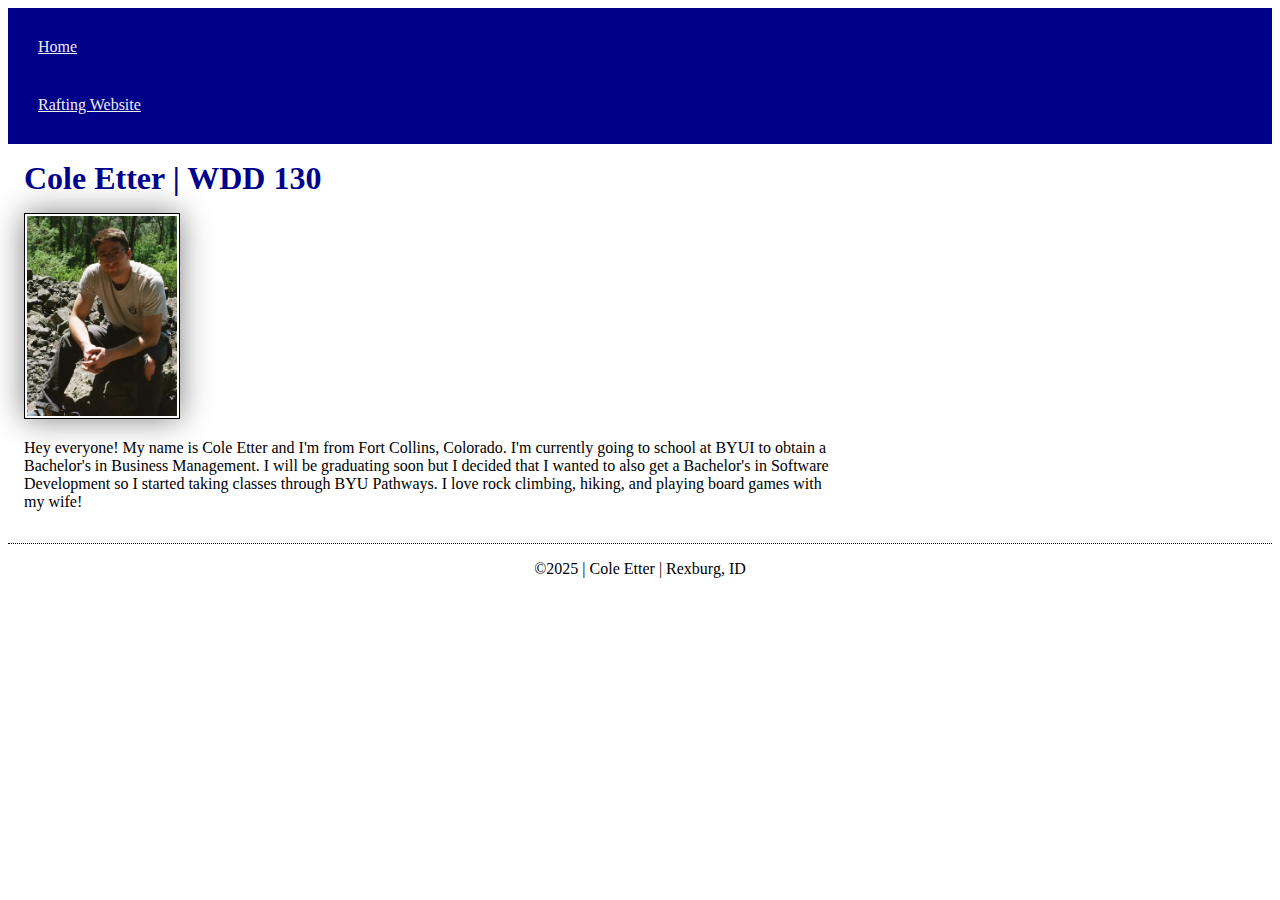
<file: index.html>
<!DOCTYPE html>
<html lang="en-US">
    <head>
        <link rel="stylesheet" href="styles/styles.css">
        <meta charset="UTF-8">
        <meta name="viewport" content="width=device-width, initial-scale=1.0">
        <title>Cole Etter | WDD 130</title>
    </head>
    <body>
        <header>
            <nav>
                <a href="#">Home</a>
                <a href="wwr/">Rafting Website</a>
            </nav>
        </header>
        <main>
            <h1>Cole Etter | WDD 130</h1>
            <img src="images/profile.webp" alt="Cole Etter" width="200">
            <p>Hey everyone! My name is Cole Etter and I'm from Fort Collins, Colorado. I'm currently going to school at BYUI to obtain a Bachelor's in Business Management. I will be graduating soon but I decided that I wanted to also get a Bachelor's in Software Development so I started taking classes through BYU Pathways. I love rock climbing, hiking, and playing board games with my wife!</p>

        </main>
        <footer>
            <p>&copy;2025 | Cole Etter | Rexburg, ID</p>
        </footer>
    </body>
</html>
</file>
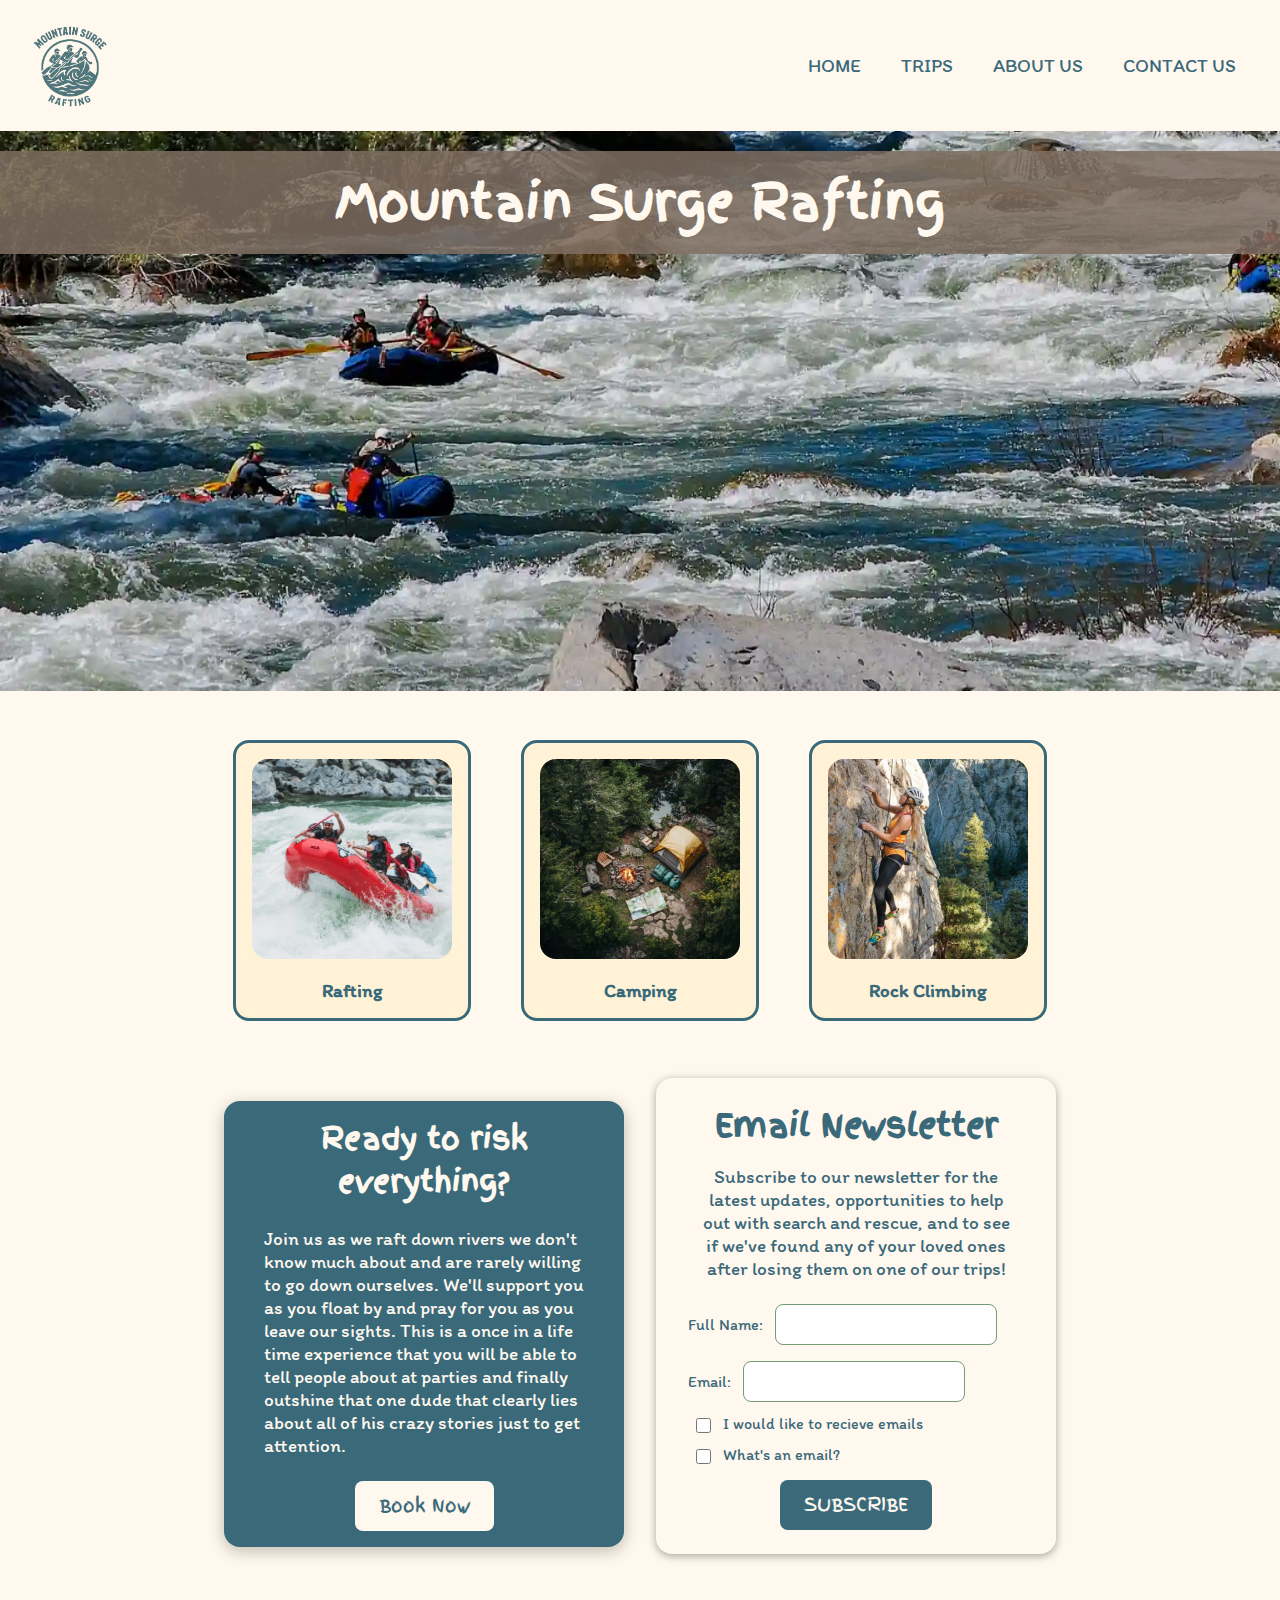
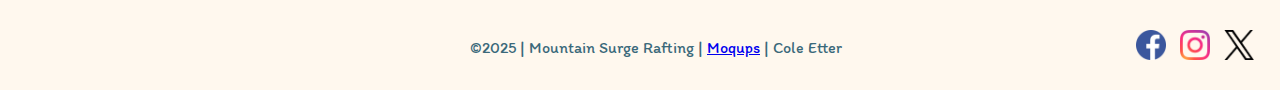
<file: wwr/index.html>
<!DOCTYPE html>
<html lang="en-US">
    <head>
        <title>Home Page - Mountain Surge Rafting</title>
        <!--Meta tags for character set, viewport, description, and author-->
        <meta charset="UTF-8">
        <meta name="viewport" content="width=device-width, initial-scale=1.0">
        <meta name="description" content="Home Page">
        <meta name="author" content="Cole Etter">
        <!--Links to stylesheets and fonts-->
        <link rel="preconnect" href="https://fonts.googleapis.com">
        <link rel="preconnect" href="https://fonts.gstatic.com" crossorigin>
        <link href="https://fonts.googleapis.com/css2?family=Finger+Paint:wght@400;700&family=Itim&display=swap" rel="stylesheet">
        <link rel="stylesheet" href="styles/rafting.css">
    </head>
    <body>
        <header>
            <!--Logo and navigation bar-->
            <img src="images/wwr-logo-2.png" alt="White Water Rafting Logo" width="100">
            <nav class="navigation">
                <a href="index.html">Home</a>
                <a href="trips.html">Trips</a>
                <a href="about.html">About Us</a>
                <a href="contact.html">Contact Us</a>
            </nav>
        </header>
        <main>
            <!--Hero section-->
            <div class="hero">
                <img src="images/home-hero.webp" alt="Rafting Image" height="560">
                <h1>Mountain Surge Rafting</h1>
            </div>
            <section class="offerings">
                <figure>
                    <img src="images/rafting-home.webp" alt="River Rush Adventure">
                    <figcaption>
                        <h3>Rafting</h3>
                    </figcaption>
                </figure>
                <figure>
                    <img src="images/camping-home.webp" alt="River Rush Adventure">
                    <figcaption>
                        <h3>Camping</h3>
                    </figcaption>
                </figure>
                <figure>
                    <img src="images/climbing-home.webp" alt="River Rush Adventure">
                    <figcaption>
                        <h3>Rock Climbing</h3>
                    </figcaption>
                </figure>
            </section>
            <section class="home-page">
                <div class="home-cta">
                    <h2>Ready to risk everything?</h2>
                    <p>Join us as we raft down rivers we don't know much about and are rarely willing to go down ourselves. We'll support you as you float by and pray for you as you leave our sights. This is a once in a life time experience that you will be able to tell people about at parties and finally outshine that one dude that clearly lies about all of his crazy stories just to get attention.</p>
                    <a href="trips.html" class="cta-button">Book Now</a>
                </div>
                <section class="newsletter-form">
                    <h2>Email Newsletter</h2>
                    <p>Subscribe to our newsletter for the latest updates, opportunities to help out with search and rescue, and to see if we've found any of your loved ones after losing them on one of our trips!</p>
                    <form action="#">
                        <fieldset>
                            <div>
                                <label for="fullname">Full Name:</label>
                                <input type="text" id="fullname" name="fullname" required>
                            </div>
                            <div>
                                <label for="useremail">Email:</label>
                                <input type="email" id="useremail" name="useremail" required>
                            </div>
                        </fieldset>
                        <fieldset>
                            <div>
                                <label>
                                    <input type="checkbox" id="receive" name="purpose" value="Receive Emails">
                                    I would like to recieve emails
                                </label>
                                <br>
                                <label>
                                    <input type="checkbox" id="what" name="purpose" value="What's an email?">
                                    What's an email?
                                </label>
                            </div>
                        </fieldset>
                        <button type="submit">SUBSCRIBE</button>
                    </form>
                </section>
            </section>
        </main>
        <footer>
            <!--Copyright-->
            <p class="copyright">&copy;2025 | Mountain Surge Rafting | <a href="https://app.moqups.com/238LI5fEW7xLi0odvtVbb6aF7iMhizDZ/view/page/abd033365">Moqups</a> | Cole Etter</p>
            <!--Social Media Links-->
            <nav class="socialmedia">
                <a href="https://facebook.com">
                    <img src="images/facebook.png" alt="Facebook" width="30">                  
                </a>
                <a href="https://instagram.com">
                    <img src="images/instagram.png" alt="Instagram" width="30">
                </a>
                <a href="https://x.com">
                    <img src="images/x.png" alt="X" width="30">
                </a>
            </nav>
        </footer>
    </body>

</html>
</file>
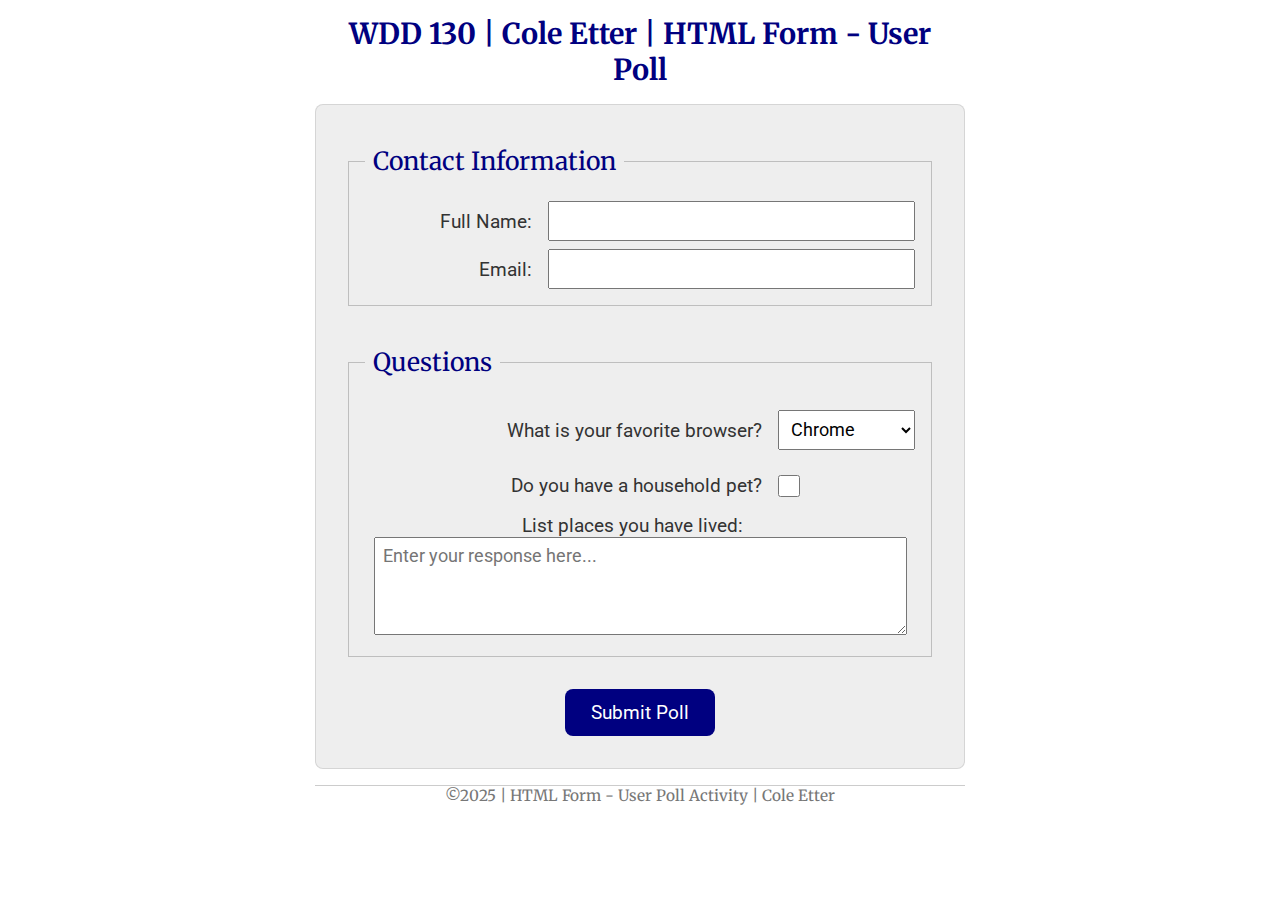
<file: week05/poll-form.html>
<!DOCTYPE html>
<html lang="en-US">
<head>
    <meta charset="UTF-8">
    <meta name="viewport" content="width=device-width, initial-scale=1.0">
    <title>WDD 130 | HTML Form - User Poll</title>
    <link rel="stylesheet" href="styles/poll-form.css">
<!-- Fonts -->
    <link rel="preconnect" href="https://fonts.googleapis.com">
    <link rel="preconnect" href="https://fonts.gstatic.com" crossorigin>
    <link href="https://fonts.googleapis.com/css2?family=Merriweather:wght@400;700&family=Roboto:wght@400;700&display=swap" rel="stylesheet">
</head>
<body>
    <header>
        <h1>WDD 130 | Cole Etter | HTML Form - User Poll</h1>
    </header>
    <main>
        <form>
            <fieldset>
                <legend>Contact Information</legend>
                <!-- Full Name -->
                    <div class="form-item column2">
                        <label for="fullname">Full Name:</label>
                        <input type="text" id="fullname" name="fullname">
                    </div>
                <!-- Email -->
                    <div class="form-item column2">
                        <label for="useremail">Email:</label>
                        <input type="email" id="useremail" name="useremail">
                    </div>
            </fieldset>
            <fieldset>
                <legend>Questions</legend>
                <!-- Favorite Browser -->
                    <div class="form-item column1">
                        <label for="browser">What is your favorite browser?</label>
                        <select id="browser" name="browser">
                            <option value="chrome">Chrome</option>
                            <option value="firefox">Firefox</option>
                            <option value="safari">Safari</option>
                            <option value="edge">Edge</option>
                            <option value="other">Other</option>
                        </select>
                    </div>
                <!-- Household Pets -->
                    <div class="form-item column1">
                        <label for="pet">Do you have a household pet?</label>
                        <input type="checkbox" id="pet" name="pet">
                    </div>
                <!-- Places Lived -->
                    <div class="places">
                        <label for="feedback">List places you have lived:</label>
                        <textarea id="feedback" name="feedback" rows="4" cols="50" placeholder="Enter your response here..."></textarea>
                    </div>
            </fieldset>
            <button type="submit">Submit Poll</button>
        </form>
    </main>
    <footer>
        <p>&copy;2025 | HTML Form - User Poll Activity | Cole Etter</p>
    </footer>
</body>
</html>
</file>
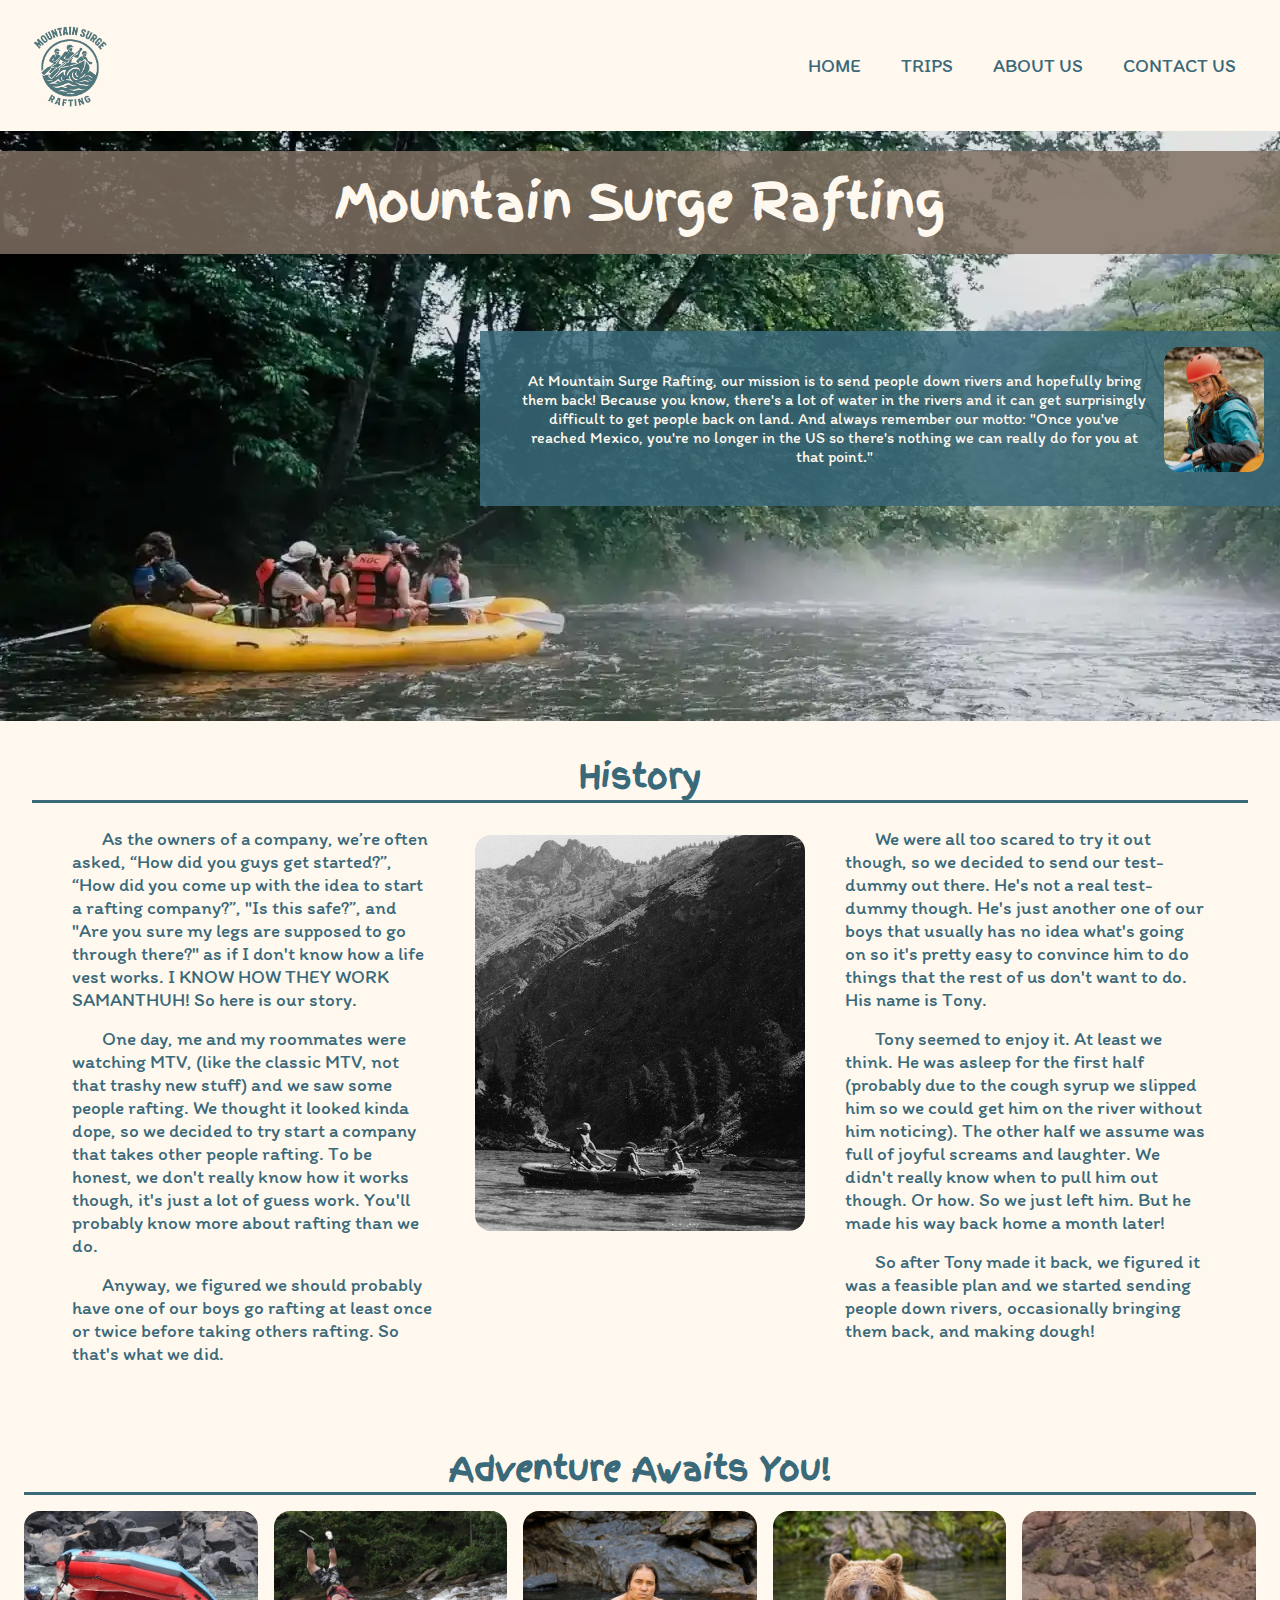
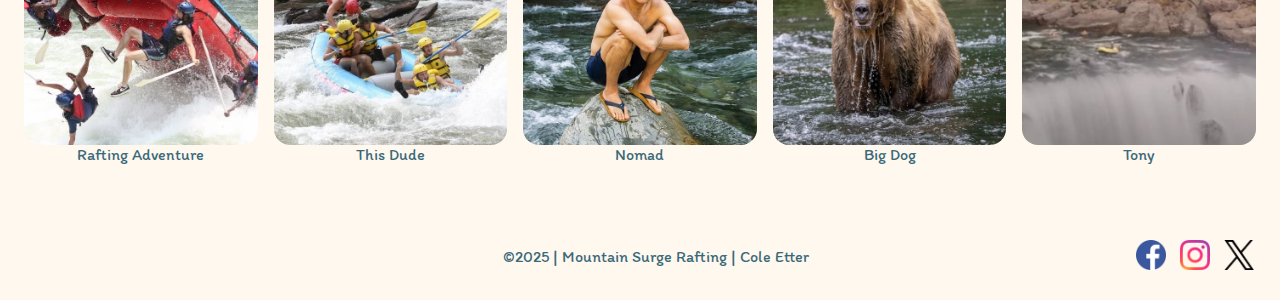
<file: wwr/about.html>
<!DOCTYPE html>
<html lang="en-US">
    <head>
        <title>About Us - Mountain Surge Rafting</title>
        <!--Meta tags for character set, viewport, description, and author-->
        <meta charset="UTF-8">
        <meta name="viewport" content="width=device-width, initial-scale=1.0">
        <meta name="description" content="About Us Page">
        <meta name="author" content="Cole Etter">
        <!--Links to stylesheets and fonts-->
        <link rel="preconnect" href="https://fonts.googleapis.com">
        <link rel="preconnect" href="https://fonts.gstatic.com" crossorigin>
        <link href="https://fonts.googleapis.com/css2?family=Finger+Paint:wght@400;700&family=Itim&display=swap" rel="stylesheet">
        <link rel="stylesheet" href="styles/rafting.css">
    </head>
    <body>
        <header>
            <!--Logo and navigation bar-->
            <img src="images/wwr-logo-2.png" alt="White Water Rafting Logo" width="100">
            <nav class="navigation">
                <a href="index.html">Home</a>
                <a href="trips.html">Trips</a>
                <a href="about.html">About Us</a>
                <a href="contact.html">Contact Us</a>
            </nav>
        </header>
        <main>
            <!--Hero section-->
            <div class="hero">
                <img src="images/hero-img.webp" alt="Rafting Image" height="590">
                <h1>Mountain Surge Rafting</h1>
                <article>
                    <img src="images/wwr-employee.jpg" alt="Employee Image">
                    <p>At Mountain Surge Rafting, our mission is to send people down rivers and hopefully bring them back! Because you know, there's a lot of water in the rivers and it can get surprisingly difficult to get people back on land. And always remember our motto: "Once you've reached Mexico, you're no longer in the US so there's nothing we can really do for you at that point."</p>
                </article>
            </div>
            <!--Company History-->
            <section class="history">
                <h2>History</h2>
                <section>
                    <p>As the owners of a company, we’re often asked, “How did you guys get started?”, “How did you come up with the idea to start a rafting company?”, "Is this safe?”, and "Are you sure my legs are supposed to go through there?" as if I don't know how a life vest works. I KNOW HOW THEY WORK SAMANTHUH! So here is our story.</p>
                    <p>One day, me and my roommates were watching MTV, (like the classic MTV, not that trashy new stuff) and we saw some people rafting. We thought it looked kinda dope, so we decided to try start a company that takes other people rafting. To be honest, we don't really know how it works though, it's just a lot of guess work. You'll probably know more about rafting than we do.</p>
                    <p>Anyway, we figured we should probably have one of our boys go rafting at least once or twice before taking others rafting. So that's what we did.</p>
                </section>
                <img src="images/rafting-history.jpg" alt="Rafting History Image" width="330">
                <section>
                    <p>We were all too scared to try it out though, so we decided to send our test-dummy out there. He's not a real test-dummy though. He's just another one of our boys that usually has no idea what's going on so it's pretty easy to convince him to do things that the rest of us don't want to do. His name is Tony.</p>
                    <p>Tony seemed to enjoy it. At least we think. He was asleep for the first half (probably due to the cough syrup we slipped him so we could get him on the river without him noticing). The other half we assume was full of joyful screams and laughter. We didn't really know when to pull him out though. Or how. So we just left him. But he made his way back home a month later!</p>
                    <p>So after Tony made it back, we figured it was a feasible plan and we started sending people down rivers, occasionally bringing them back, and making dough!</p>
                </section>
            </section>
            <!--Photo Gallery-->
            <section class="gallery">
                <h2>Adventure Awaits You!</h2>
                <figure>
                    <img src="images/typical.webp" alt="Rafting Adventure 5">
                    <figcaption>Rafting Adventure</figcaption>
                </figure>
                <figure>
                    <img src="images/this-dude.webp" alt="Rafting Adventure 1">
                    <figcaption>This Dude</figcaption>
                </figure>
                <figure>
                    <img src="images/nomad.webp" alt="Rafting Adventure 2">
                    <figcaption>Nomad</figcaption>
                </figure>
                <figure>
                    <img src="images/dog.webp" alt="Rafting Adventure 4">
                    <figcaption>Big Dog</figcaption>
                </figure>
                <figure>
                    <img src="images/Tony.jpg" alt="Rafting Adventure 3">
                    <figcaption>Tony</figcaption>
                </figure>
            </section>
        </main>
        <footer>
            <!--Copyright-->
            <p class="copyright">&copy;2025 | Mountain Surge Rafting | Cole Etter</p>
            <!--Social Media Links-->
            <nav class="socialmedia">
                <a href="https://facebook.com">
                    <img src="images/facebook.png" alt="Facebook" width="30">                  
                </a>
                <a href="https://instagram.com">
                    <img src="images/instagram.png" alt="Instagram" width="30">
                </a>
                <a href="https://x.com">
                    <img src="images/x.png" alt="X" width="30">
                </a>
            </nav>
        </footer>
    </body>

</html>
</file>
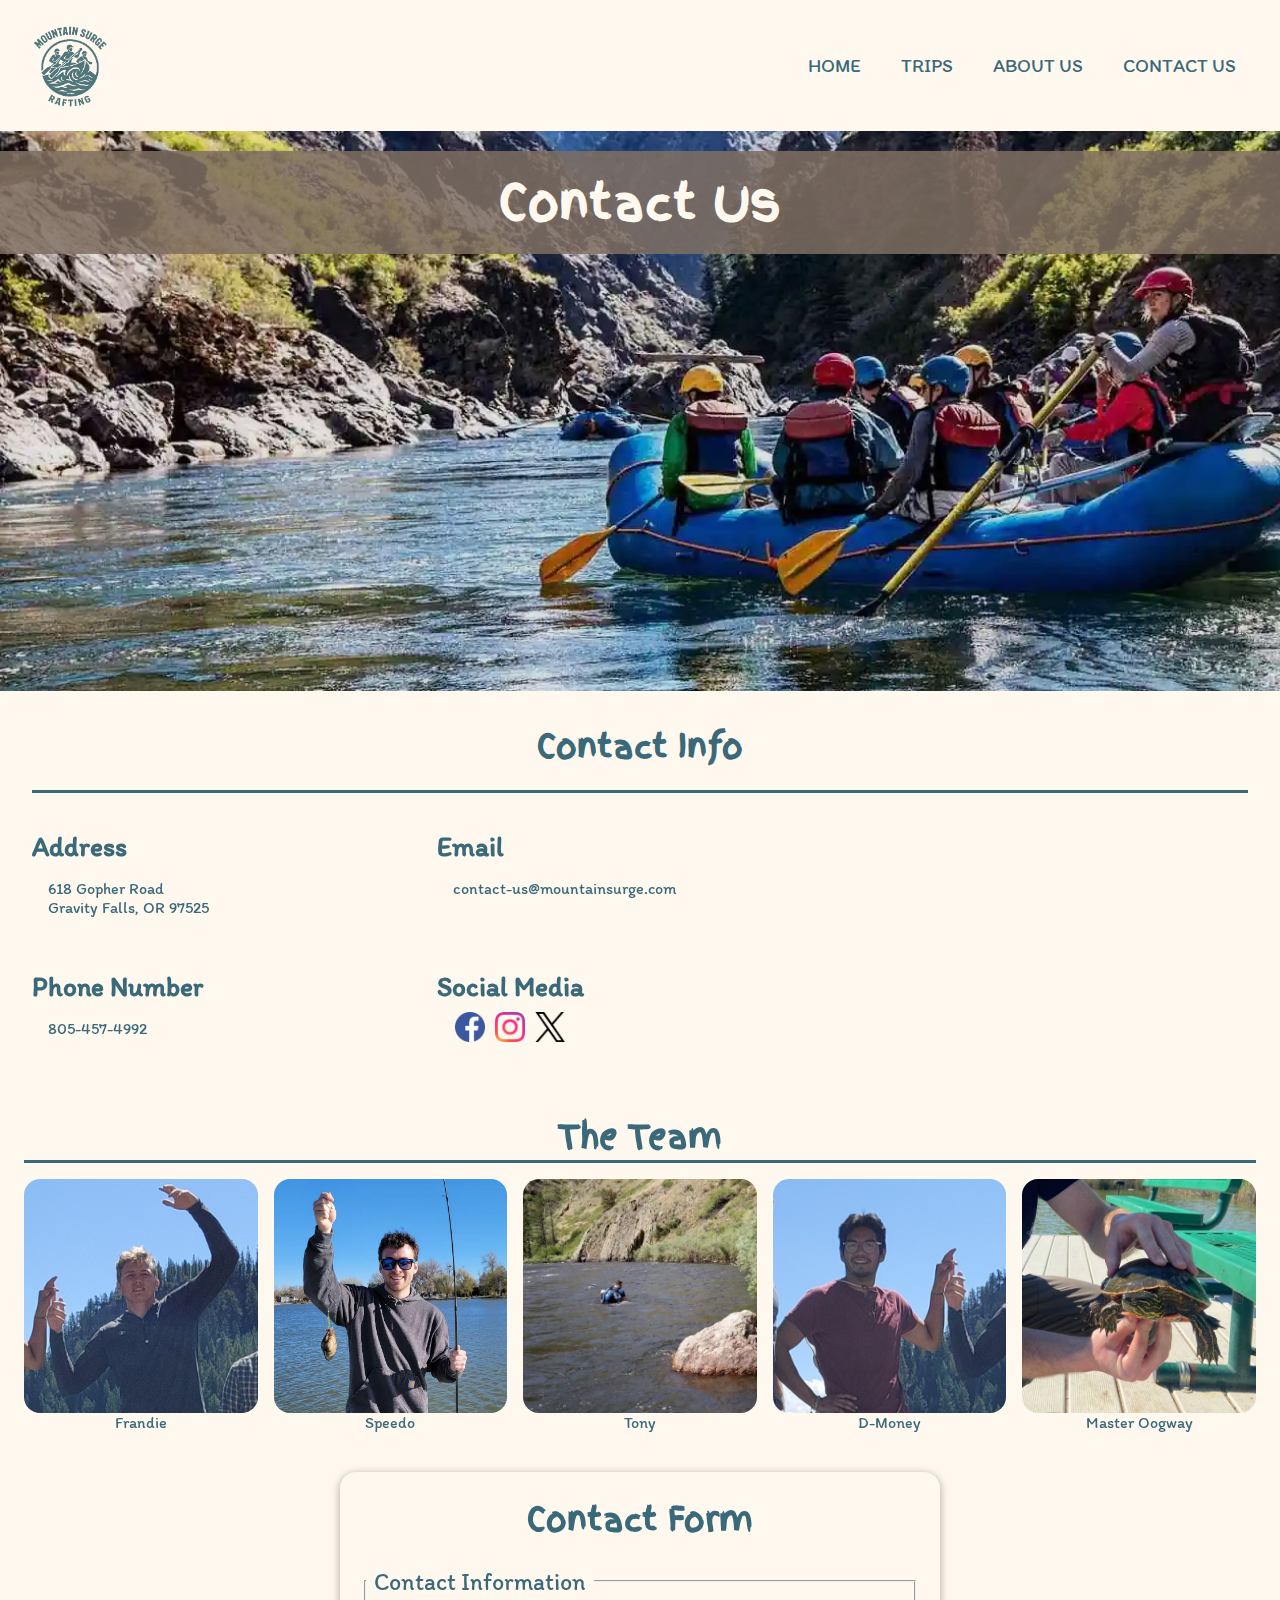
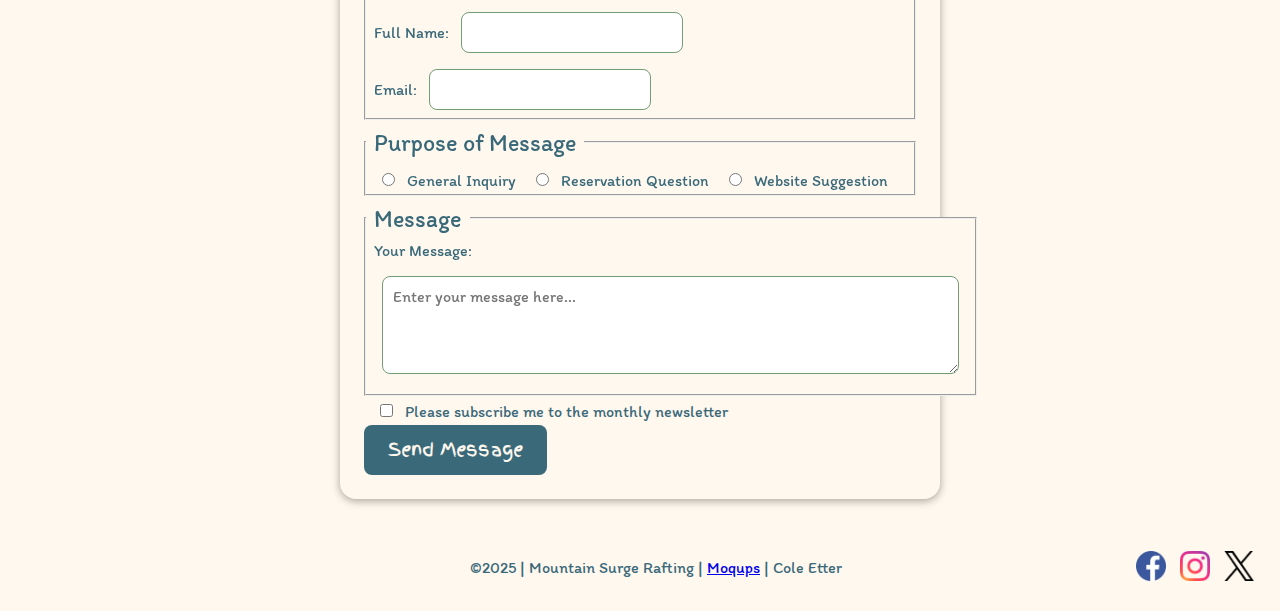
<file: wwr/contact.html>
<!DOCTYPE html>
<html lang="en-US">
    <head>
        <title>Contact Us - Mountain Surge Rafting</title>
        <!--Meta tags for character set, viewport, description, and author-->
        <meta charset="UTF-8">
        <meta name="viewport" content="width=device-width, initial-scale=1.0">
        <meta name="description" content="Contact Us Page">
        <meta name="author" content="Cole Etter">
        <!--Links to stylesheets and fonts-->
        <link rel="preconnect" href="https://fonts.googleapis.com">
        <link rel="preconnect" href="https://fonts.gstatic.com" crossorigin>
        <link href="https://fonts.googleapis.com/css2?family=Finger+Paint:wght@400;700&family=Itim&display=swap" rel="stylesheet">
        <link rel="stylesheet" href="styles/rafting.css">
    </head>
    <body>
        <header>
            <!--Logo and navigation bar-->
            <img src="images/wwr-logo-2.png" alt="White Water Rafting Logo" width="100">
            <nav class="navigation">
                <a href="index.html">Home</a>
                <a href="trips.html">Trips</a>
                <a href="about.html">About Us</a>
                <a href="contact.html">Contact Us</a>
            </nav>
        </header>
        <main>
            <!--Hero section-->
            <div class="hero">
                <img src="images/contact-hero.webp" alt="Rafting Image" height="560">
                <h1>Contact Us</h1>
            </div>
            <!-- Contact Info -->
            <section class="contact-info">
                <h2>Contact Info</h2>
                    <iframe src="https://www.google.com/maps/embed?pb=!1m14!1m12!1m3!1d938.9375232839441!2d-123.52086491391914!3d45.041369790374745!2m3!1f0!2f0!3f0!3m2!1i1024!2i768!4f13.1!5e1!3m2!1sen!2sus!4v1749330691758!5m2!1sen!2sus" width="600" height="450" allowfullscreen="" loading="lazy" referrerpolicy="no-referrer-when-downgrade"></iframe>
                    <h3>Address</h3>
                    <h3>Email</h3>
                    <p>618 Gopher Road
                        <br>Gravity Falls, OR 97525</p>
                    <p>contact-us@mountainsurge.com</p>
                    <h3>Phone Number</h3>
                    <h3>Social Media</h3>
                    <p>805-457-4992</p>
                    <section>
                        <a href="https://facebook.com">
                            <img src="images/facebook.png" alt="Facebook" width="30">
                        </a>                 
                        <a href="https://instagram.com">
                            <img src="images/instagram.png" alt="Instagram" width="30">
                        </a>
                        <a href="https://x.com">
                            <img src="images/x.png" alt="X" width="30">
                        </a>
                    </section>
            </section>
            <!--Photo Gallery-->
            <section class="gallery">
                <h2>The Team</h2>
                <figure>
                    <img src="images/frandie.jpg" alt="Rafting Adventure 1">
                    <figcaption>Frandie</figcaption>
                </figure>
                <figure>
                    <img src="images/speedo.webp" alt="Rafting Adventure 2">
                    <figcaption>Speedo</figcaption>
                </figure>
                <figure>
                    <img src="images/tony-profile.webp" alt="Rafting Adventure 5">
                    <figcaption>Tony</figcaption>
                </figure>
                <figure>
                    <img src="images/dmoney.jpg" alt="Rafting Adventure 4">
                    <figcaption>D-Money</figcaption>
                </figure>
                <figure>
                    <img src="images/oogway.webp" alt="Rafting Adventure 3">
                    <figcaption>Master Oogway</figcaption>
                </figure>
            </section>
            <!-- Contact Form -->
            <section class="contact-form">
                <h2>Contact Form</h2>
                <form action="#">
                    <fieldset>
                        <legend>Contact Information</legend>
                        <div class="form-item column2">
                            <label for="fullname">Full Name:</label>
                            <input type="text" id="fullname" name="fullname" required>
                        </div>
                        <div class="form-item column2">
                            <label for="useremail">Email:</label>
                            <input type="email" id="useremail" name="useremail" required>
                        </div>
                    </fieldset>
                    <fieldset>
                        <legend>Purpose of Message</legend>
                        <div class="form-item column1">
                            <label>
                                <input type="radio" id="general" name="purpose" value="General Inquiry" required>
                                General Inquiry
                            </label>
                            <label>
                                <input type="radio" id="reservation" name="purpose" value="Reservation Question">
                                Reservation Question
                            </label>
                            <label>
                                <input type="radio" id="suggestion" name="purpose" value="Website Suggestion">
                                Website Suggestion
                            </label>
                        </div>
                    </fieldset>
                    <fieldset>
                        <legend>Message</legend>
                        <div class="form-item column1">
                            <label for="message">Your Message:</label>
                            <textarea id="message" name="message" rows="4" cols="60" placeholder="Enter your message here..." required></textarea>
                        </div>
                    </fieldset>
                    <div class="form-item column1">
                        <label>
                            <input type="checkbox" id="subscribe" name="subscribe">
                            Please subscribe me to the monthly newsletter
                        </label>
                    </div>
                    <button type="submit">Send Message</button>
                </form>
            </section>
        </main>
        <footer>
            <!--Copyright-->
            <p class="copyright">&copy;2025 | Mountain Surge Rafting | <a href="https://app.moqups.com/238LI5fEW7xLi0odvtVbb6aF7iMhizDZ/view/page/ad12de680">Moqups</a> | Cole Etter</p>
            <!--Social Media Links-->
            <nav class="socialmedia">
                <a href="https://facebook.com">
                    <img src="images/facebook.png" alt="Facebook" width="30">                  
                </a>
                <a href="https://instagram.com">
                    <img src="images/instagram.png" alt="Instagram" width="30">
                </a>
                <a href="https://x.com">
                    <img src="images/x.png" alt="X" width="30">
                </a>
            </nav>
        </footer>
    </body>

</html>
</file>
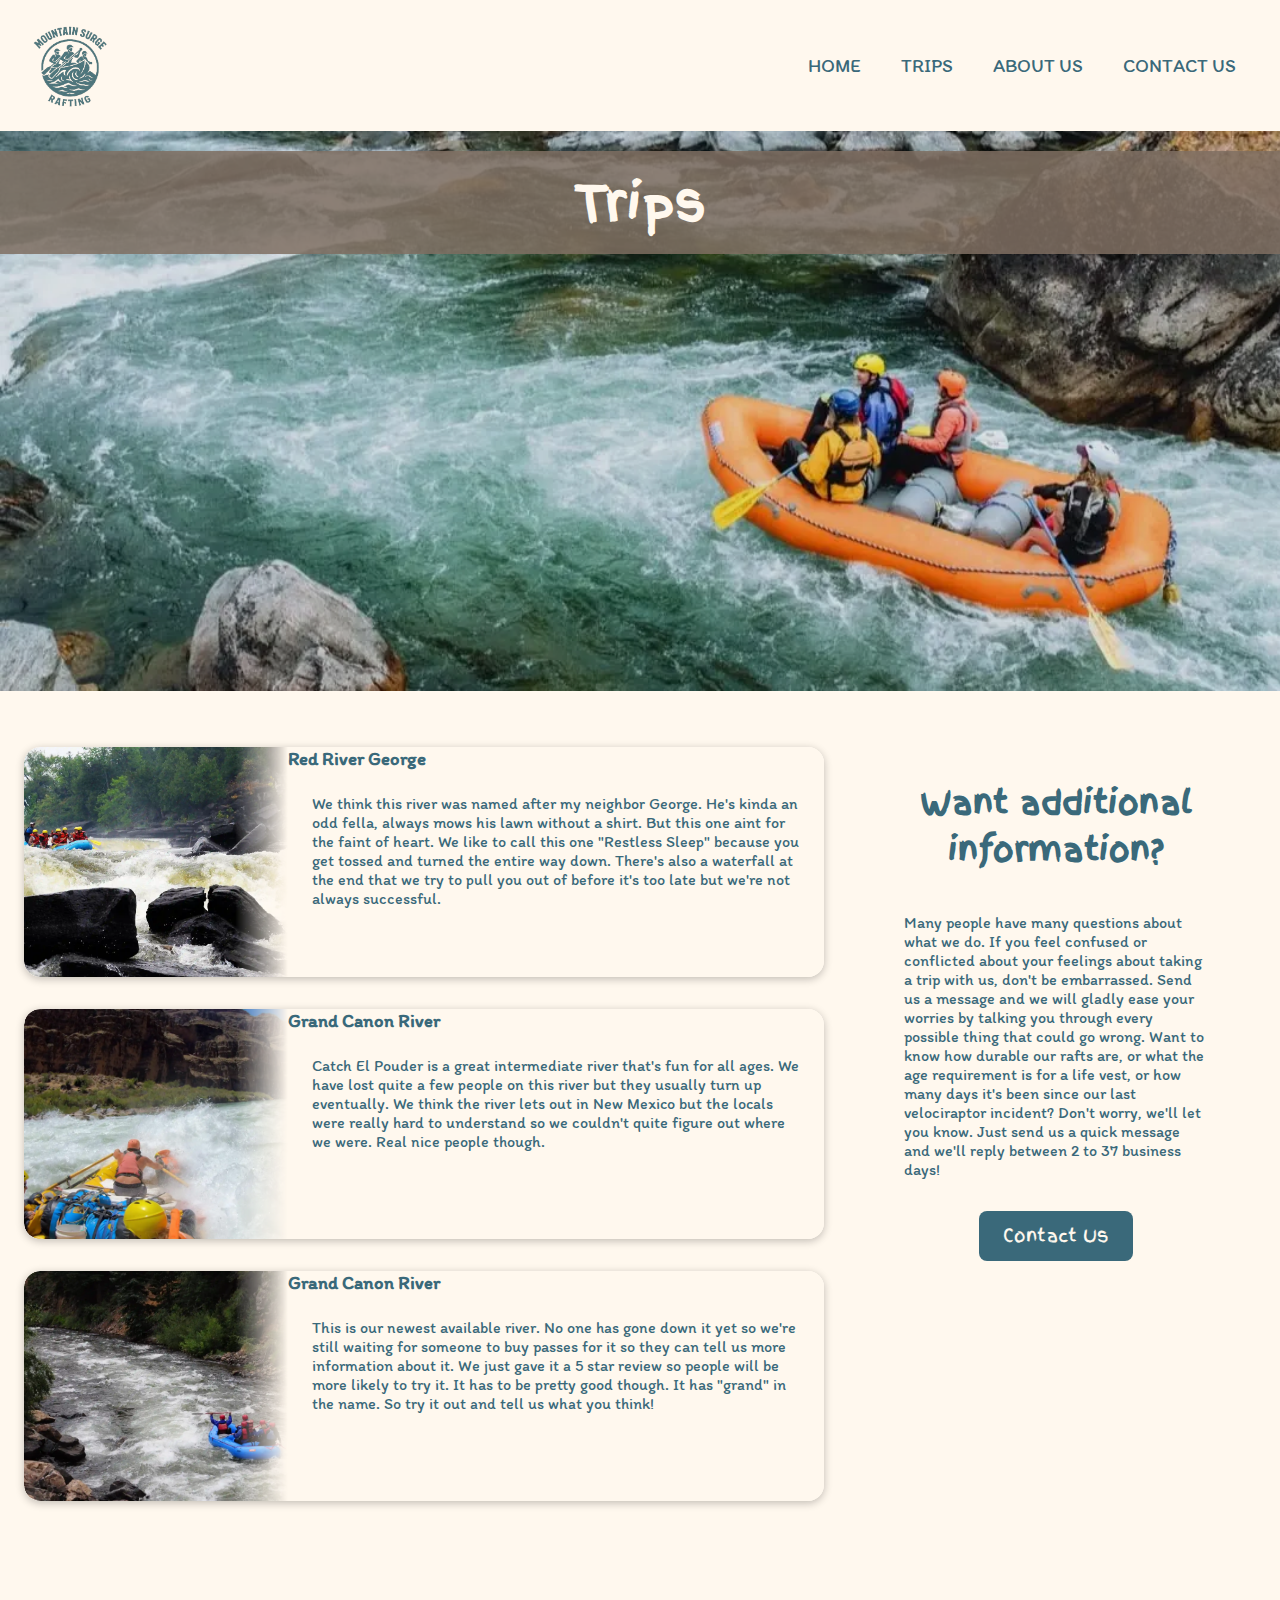
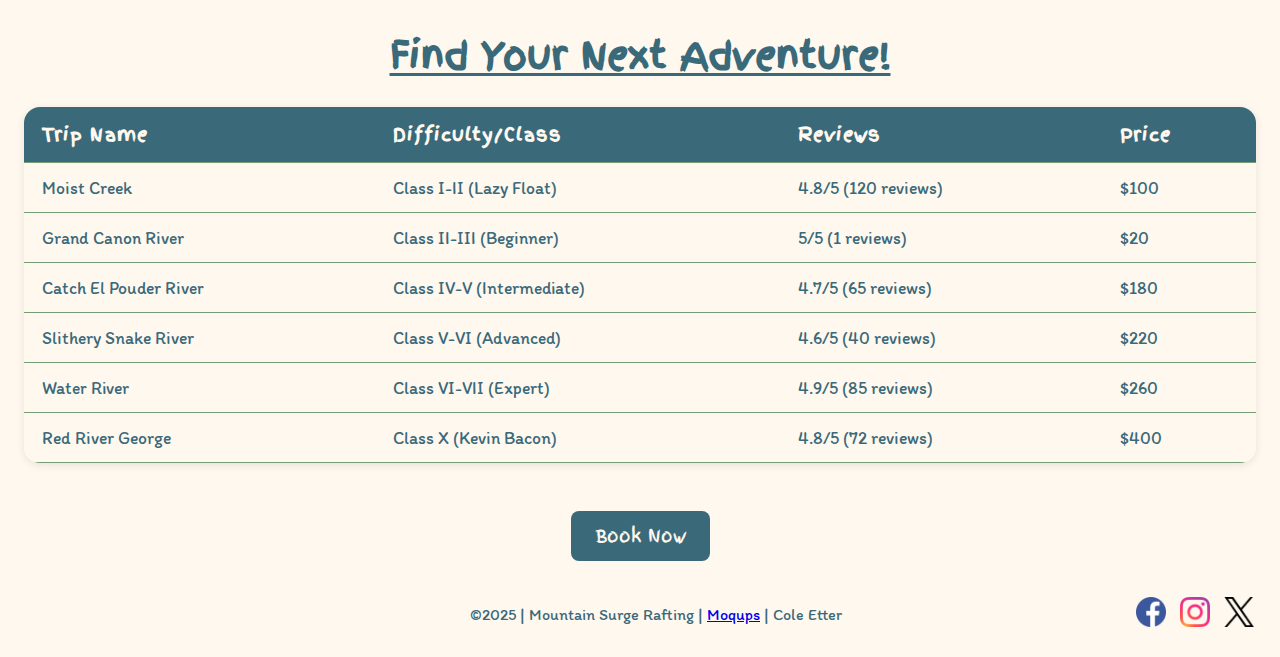
<file: wwr/trips.html>
<!DOCTYPE html>
<html lang="en-US">
    <head>
        <title>Trips - Mountain Surge Rafting</title>
        <!--Meta tags for character set, viewport, description, and author-->
        <meta charset="UTF-8">
        <meta name="viewport" content="width=device-width, initial-scale=1.0">
        <meta name="description" content="Trips Page">
        <meta name="author" content="Cole Etter">
        <!--Links to stylesheets and fonts-->
        <link rel="preconnect" href="https://fonts.googleapis.com">
        <link rel="preconnect" href="https://fonts.gstatic.com" crossorigin>
        <link href="https://fonts.googleapis.com/css2?family=Finger+Paint:wght@400;700&family=Itim&display=swap" rel="stylesheet">
        <link rel="stylesheet" href="styles/rafting.css">
    </head>
    <body>
        <header>
            <!--Logo and navigation bar-->
            <img src="images/wwr-logo-2.png" alt="White Water Rafting Logo" width="100">
            <nav class="navigation">
                <a href="index.html">Home</a>
                <a href="trips.html">Trips</a>
                <a href="about.html">About Us</a>
                <a href="contact.html">Contact Us</a>
            </nav>
        </header>
        <main>
            <!--Hero section-->
            <div class="hero">
                <img src="images/trips-hero.webp" alt="Rafting Image" height="560">
                <h1>Trips</h1>
            </div>
            <!-- Highlighted Trips -->
             <section>
                <div class="trips-container">
                    <div class="trips-cards">
                        <div class="trip-card">
                            <img src="images/trip1.webp" alt="Red River George" class="trip-img">
                            <div class="trip-summary">
                                <h3>Red River George</h3>
                                <p>We think this river was named after my neighbor George. He's kinda an odd fella, always mows his lawn without a shirt. But this one aint for the faint of heart. We like to call this one "Restless Sleep" because you get tossed and turned the entire way down. There's also a waterfall at the end that we try to pull you out of before it's too late but we're not always successful.</p>
                            </div>
                        </div>
                        <div class="trip-card">
                            <img src="images/trip2.webp" alt="Grand Canon River" class="trip-img">
                            <div class="trip-summary">
                                <h3>Grand Canon River</h3>
                                <p> Catch El Pouder is a great intermediate river that's fun for all ages. We have lost quite a few people on this river but they usually turn up eventually. We think the river lets out in New Mexico but the locals were really hard to understand so we couldn't quite figure out where we were. Real nice people though.</p>
                            </div>
                        </div>
                        <div class="trip-card">
                            <img src="images/trip3.webp" alt="Grand Canon River" class="trip-img">
                            <div class="trip-summary">
                                <h3>Grand Canon River</h3>
                                <p>This is our newest available river. No one has gone down it yet so we're still waiting for someone to buy passes for it so they can tell us more information about it. We just gave it a 5 star review so people will be more likely to try it. It has to be pretty good though. It has "grand" in the name. So try it out and tell us what you think!</p>
                            </div>
                        </div>
                    </div>
                    <div class="trips-cta">
                        <h2>Want additional information?</h2>
                        <p>Many people have many questions about what we do. If you feel confused or conflicted about your feelings about taking a trip with us, don't be embarrassed. Send us a message and we will gladly ease your worries by talking you through every possible thing that could go wrong. Want to know how durable our rafts are, or what the age requirement is for a life vest, or how many days it's been since our last velociraptor incident? Don't worry, we'll let you know. Just send us a quick message and we'll reply between 2 to 37 business days!</p>
                        <a href="contact.html" class="cta-button">Contact Us</a>
                    </div>
                </div>
             </section>
            <!-- Available Trips -->
            <section>
                <h2 class="table-title">Find Your Next Adventure!</h2>
                <div >
                    <table>
                        <thead>
                            <tr>
                                <th>Trip Name</th>
                                <th>Difficulty/Class</th>
                                <th>Reviews</th>
                                <th>Price</th>
                            </tr>
                        </thead>
                        <tbody>
                            <tr>
                                <td>Moist Creek</td>
                                <td>Class I-II (Lazy Float)</td>
                                <td>4.8/5 (120 reviews)</td>
                                <td>$100</td>
                            </tr>
                            <tr>
                                <td>Grand Canon River</td>
                                <td>Class II-III (Beginner)</td>
                                <td>5/5 (1 reviews)</td>
                                <td>$20</td>
                            </tr>
                            <tr>
                                <td>Catch El Pouder River</td>
                                <td>Class IV-V (Intermediate)</td>
                                <td>4.7/5 (65 reviews)</td>
                                <td>$180</td>
                            </tr>
                            <tr>
                                <td>Slithery Snake River</td>
                                <td>Class V-VI (Advanced)</td>
                                <td>4.6/5 (40 reviews)</td>
                                <td>$220</td>
                            </tr>
                            <tr>
                                <td>Water River</td>
                                <td>Class VI-VII (Expert)</td>
                                <td>4.9/5 (85 reviews)</td>
                                <td>$260</td>
                            </tr>
                            <tr>
                                <td>Red River George</td>
                                <td>Class X (Kevin Bacon)</td>
                                <td>4.8/5 (72 reviews)</td>
                                <td>$400</td>
                            </tr>
                        </tbody>
                    </table>
                </div>
            </section>
            <button class="book-now">Book Now</button>

        </main>
        <footer>
            <!--Copyright-->
            <p class="copyright">&copy;2025 | Mountain Surge Rafting | <a href="https://app.moqups.com/238LI5fEW7xLi0odvtVbb6aF7iMhizDZ/view/page/a9c71bd32">Moqups</a> | Cole Etter</p>
            <!--Social Media Links-->
            <nav class="socialmedia">
                <a href="https://facebook.com">
                    <img src="images/facebook.png" alt="Facebook" width="30">                  
                </a>
                <a href="https://instagram.com">
                    <img src="images/instagram.png" alt="Instagram" width="30">
                </a>
                <a href="https://x.com">
                    <img src="images/x.png" alt="X" width="30">
                </a>
            </nav>
        </footer>
    </body>

</html>
</file>
<file: styles/styles.css>
:root {
    --heading-bg-color: rgb(0 0 139);
    --aside-bg-color: #eee;
    --border-color: rgb(0 0 0);
    --margin-size: 1rem;
}
nav {
    background-color: var(--heading-bg-color);
    padding: 10px;  
}
nav a {
    color: var(--aside-bg-color);
    display: block;
    padding: 20px;
}
h1 {
    margin: var(--margin-size);
    color: var(--heading-bg-color);
}
main img {
    width: 150px;
    height: auto;
    margin: 0 var(--margin-size);
    border: 1px solid var(--border-color);
    padding: 2px;
    box-shadow: 0 0 30px gray;
}
p {
    padding: 0;
    margin: var(--margin-size);
}
main {
    max-width: 840px;
}
aside {
    width: 20rem;
    margin: var(--margin-size);
    border: 2px solid var(--border-color);
    padding: 1rem;
    background-color: var(--aside-bg-color);
    color: #333;
    text-align: center;
}
aside img {
    width: 200px;
    height: auto;
}
footer {
    margin-top: 2rem;
    border-top: 1px dotted var(--border-color);
    text-align: center;
}
</file>
<file: wwr/styles/rafting.css>
:root {
    /* Define style variables for easy theme management */
    --primary-color: #3a697a; /*Slate Gray*/
    --secondary-color: #749c75; /*Asparagus*/
    --accent1-color: #fff8ee; /*Floral White*/
    --accent2-color: #7f6f62; /*Cinereous*/
    --heading-font: "Finger Paint", sans-serif;
    --body-font: "Itim", sans-serif;
}
*{
    /* Universal formating */
    margin: 0;
    padding: 0;
    box-sizing: border-box;
    background-color: var(--accent1-color);
}
body{
    /* Sets the body font and color */
    font-family: var(--body-font);
    color: var(--primary-color);
}
header, main, footer {
    /* Sets width of content areas */
    width: 100%;
    max-width: 100%;
    margin: 0 auto;
    padding-top: 10px;
}
nav, p, section, article {
    /* Sets the width of navigation, paragraphs, sections, and articles */
    margin: 16px;
    padding: 8px;
}
header {
    /* Aligns logo and navigation horizontally by using a grid layout */
    display: grid;
    grid-template-columns: 120px 1fr;
    align-items: center;
    justify-items: right;
}
.navigation {
    /* Styles the navigation bar */
    display: flex;
    flex-wrap: wrap;
    align-items: center;
}
.navigation li {
    /* Styles the list items in the navigation */
    flex: 1 1 auto;
}
.navigation a {
    /* Styles the links in the navigation */
    text-transform: uppercase;
	display: block;
	color: var(--primary-color);
	padding: 20px;
	text-decoration: none;
	font-size: 1.2rem;
}
.navigation a:hover {
    /* Changes the link color on hover */
    color: var(--secondary-color);
	color: var(--accent2-color);
	font-weight: 700;
	text-decoration: underline;
    background-color: #7f6f621e;
}
h1, h2 {
    /* Styles the headings */
    font-family: var(--heading-font);
    color: var(--primary-color);
}
h2 {
    /* Styles the secondary headings */
    font-size: 2rem;
    text-align: center;
}
.hero {
    /* Determines the behavior of the hero section */
    position: relative;
    overflow: hidden;
}
.hero img {
    /* Determines the behavior of the hero image */
    display: block;
    width: min-content;
    filter: brightness(90%);
}
.hero h1 {
    /* Styles the company name in the hero section */
    position: absolute;
    top: 20px;
    left: 0;
    padding: 16px;
    width: 100%;
    text-align: center;
    font-size: 3rem;
    background-color: #7f6f62d8;
    color: var(--accent1-color);
}
article {
    /* Styles the article in the hero section */
    position: absolute;
    right: 0;
    top: 200px;
    padding: 16px;
    width: 800px;
    text-align: center;
    background-color: #3a697ad8;
    margin: 0;
}
article p {
    /* Styles the paragraphs in the article */
    background-color: #567b8800;
    color: var(--accent1-color);
}
.hero article img {
    /* Styles the images in the hero article */
    float: right;
    width: 100px;
    margin-left: 16px;
    border-radius: 1rem;
}
.history {
    /* Styles the history section */
    display: grid;
    grid-template: 50px auto / 2fr 1fr 2fr;
    padding: 16px;
}
.history h2 {
    /* Styles the images in the history section */
    grid-column: 1 / 4;
    text-align: center;
    border-bottom-style: solid;
}
.history img {
    /* Styles the images in the history section */
    height: auto;
    margin-top: 2rem;
    border-radius: 1rem;
}
.history p {
    /* Styles the paragraphs in the history section */
    text-indent: 30px;
    font-size: 1.2rem;
    padding: 0;
    margin-top: 0
}
.gallery {
    /* Styles the adventure section */
    display: grid;
    grid-template: 50px 1fr auto/ repeat(5, 1fr);
    gap: 16px;
}
.gallery h2 {
    /* Styles the heading in the adventure section */
    grid-column: 1 / 6;
    text-align: center;
    border-bottom-style: solid;
}
.gallery figure {
    /* Styles the figure in the adventure section */
    display: flex;
    flex-direction: column;
    align-items: center;
    justify-content: center;

}
.gallery figure img {
    /* Styles the images in the adventure section */
    width: 100%;
    height: auto;
    border-radius: 1rem;
    justify-self: center;
    align-self: center;
}
footer {
    /* Styles the footer*/
    display: flex;
    flex-direction: row-reverse;
    align-items: center;
    justify-content: space-between;
    position: relative;
}
.copyright {
    /* Positions the copyright text */
    position: absolute;
    left: 50%;
    transform: translateX(-50%);
    text-align: center;
}
.socialmedia {
    display: flex;
    gap: 10px;
}

.socialmedia a {
    text-decoration: none;
    padding: 2px;
}

.contact-info {
    display: grid;
    grid-template: 1fr 1fr 1fr 1fr 1fr / 1fr 1fr 1fr;
    padding: 16px;
}
.contact-info h2 {
    grid-column: 1 / 4;
    text-align: center;
    border-bottom-style: solid;
}
.contact-info h3{
    padding: 0;
    font-size: 1.7rem;
    align-self:end;
}
.contact-info p {
    padding: 0;
    align-self: start;
}
.contact-info iframe {
    width: 100%;
    height: 100%;
    grid-row: 2 / 7;
    grid-column: 3 / 4;
    padding-top: 16px;
    border: none;
    border-radius: 4rem;
}
.contact-info section {
    padding: 9px;
    padding-left: 18px;
    margin: 0;
    gap: 10px;
    display: flex;
    flex-direction: row;
}
.contact-form {
    display: flex;
    flex-direction: column;
    gap: 16px;
    padding: 24px;
    background-color: var(--accent1-color);
    border-radius: 1rem;
    box-shadow: 0 2px 8px #00000059;
    max-width: 600px;
    margin: 0 auto;
    margin-bottom: 16px;
}
.contact-form legend {
    font-size: 1.5rem;
    padding: 8px;
}
.contact-form label {
    font-family: var(--body-font);
    color: var(--primary-color);;
    padding-left: 8px;
}
.contact-form input,
.contact-form textarea,
.contact-form select {
    font-family: var(--body-font);
    font-size: 1rem;
    padding: 10px;
    margin: 8px;
    border: 1px solid var(--secondary-color);
    border-radius: 0.5rem;
    background-color: #fff;
    color: var(--primary-color);
}
.contact-form textarea {
    margin: 16px;
}
.contact-form input:focus,
.contact-form textarea:focus,
.contact-form select:focus {
    outline: 2px solid var(--primary-color);
    border-color: var(--primary-color);
}
.contact-form button,
.contact-form input[type="submit"] {
    background-color: var(--primary-color);
    color: var(--accent1-color);
    font-family: var(--heading-font);
    font-size: 1.1rem;
    padding: 12px 24px;
    border: none;
    border-radius: 0.5rem;
    cursor: pointer;
    transition: 0.2s ease-in-out;
}
.contact-form button:hover,
.contact-form input[type="submit"]:hover {
    background-color: var(--secondary-color);
    color: var(--accent1-color);
}


/* Trips Page Design */
.trips-container {
    display: grid;
    grid-template: 1fr / 2fr 1fr;
    gap: 32px;
    margin: 32px 0;

}

.trips-cards {
    display: flex;
    flex-direction: column;
    gap: 32px;
}

.trip-card {
    display: flex;
    border-radius: 1rem;
    box-shadow: 0 2px 8px #0000003f;
    overflow: hidden;
    min-height: 230px;
}

.trip-card img {
    width: 33%;
    height: 100%;
    object-fit: cover;
    border-radius: 1rem 0 0 1rem;
    flex-shrink: 0;
    -webkit-mask-image: linear-gradient(to right, black 80%, transparent 100%);
}

.trip-card-content {
    padding: 16px 24px;
    display: flex;
    flex-direction: column;
    justify-content: center;
}

.trip-card-title {
    font-family: var(--heading-font);
    font-size: 1.5rem;
    color: var(--primary-color);
    margin-bottom: 8px;
}

.trip-card-summary {
    font-size: 1.1rem;
    color: var(--secondary-color);
}

.trips-cta {
    grid-row: 1 / 4;
    grid-column: 2/3;
    display: flex;
    flex-direction: column;
    align-items: flex-start;
    padding: 32px 24px;
    min-width: 260px;
    height:min-content
}

.trips-cta h2 {
    margin-bottom: 16px;
}

.trips-cta p {
    margin-bottom: 24px;
}

.trips-cta .cta-button {
    display: block;
    margin-left: auto;
    margin-right: auto;
    background-color: var(--primary-color);
    color: var(--accent1-color);
    font-family: var(--heading-font);
    font-size: 1.1rem;
    padding: 12px 24px;
    border: none;
    border-radius: 0.5rem;
    cursor: pointer;
    text-decoration: none;
    transition: background-color 0.2s ease-in-out, color 0.2s ease-in-out;
}

.trips-cta .cta-button:hover {
    background-color: var(--secondary-color);
}

/* Table Styling */
.table-title {
    font-size: 2.3rem;
    text-decoration: underline;
    text-underline-offset: 4px;
}
table {
    width: 100%;
    border-collapse: collapse;
    margin: 24px 0;
    background-color: #fff;
    box-shadow: 0 2px 8px #00000018;
    border-radius: 1rem;
    overflow: hidden;
    font-size: 1.1rem;
}

th, td {
    padding: 14px 18px;
    text-align: left;
    border-bottom: 1px solid var(--secondary-color);
}

th {
    background-color: var(--primary-color);
    color: var(--accent1-color);
    font-family: var(--heading-font);
    font-size: 1.15rem;
    letter-spacing: 1px;
}
.book-now {
    display: block;
    margin-left: auto;
    margin-right: auto;
    background-color: var(--primary-color);
    color: var(--accent1-color);
    font-family: var(--heading-font);
    font-size: 1.1rem;
    padding: 12px 24px;
    border: none;
    border-radius: 0.5rem;
    cursor: pointer;
    transition: background-color 0.2s ease-in-out;
}

.book-now:hover {
    background-color: var(--secondary-color);
}







.offerings {
    display: grid;
    grid-template-columns: repeat(3, 1fr);
    justify-self: center;
}

.offerings figure {
    width: fit-content;
    align-items: center;
    justify-content: center;
    text-align: center;
    padding: 16px;
    margin: 25px;
    border-radius: 1rem;
    border: solid 3px var(--primary-color);
    background-color: #fff0d1c7;
}
.offerings figure img {
    width: 100%;
    max-width: 200px;
    min-width: 80px;
    height: auto;
    border-radius: 1rem;
    margin-bottom: 16px;
}

.offerings figure figcaption h3{
    background-color: #fff0d1c7;
}



.newsletter-form {
    display: flex;
    flex-direction: column;
    gap: 16px;
    padding: 24px;
    background-color: var(--accent1-color);
    border-radius: 1rem;
    box-shadow: 0 2px 8px #00000059;
    max-width: 400px;
    margin: 0;
    margin-bottom: 16px;
}
.newsletter-form p{
    font-size: 1.2rem;
    color: var(--primary-color);
    margin: 0 16px;
    padding: 0;
    text-align: center;
}
.newsletter-form fieldset {
    border: none;
}
.newsletter-form label {
    font-family: var(--body-font);
    color: var(--primary-color);;
    padding-left: 8px;
}
.newsletter-form input,
.newsletter-form select {
    font-family: var(--body-font);
    font-size: 1rem;
    padding: 10px;
    margin: 8px;
    border: 1px solid var(--secondary-color);
    border-radius: 0.5rem;
    background-color: #fff;
    color: var(--primary-color);
}
.newsletter-form input:focus,
.newsletter-form select:focus {
    outline: 2px solid var(--primary-color);
    border-color: var(--primary-color);
}
.newsletter-form button,
.newsletter-form input[type="submit"] {
    background-color: var(--primary-color);
    color: var(--accent1-color);
    font-family: var(--heading-font);
    font-size: 1.1rem;
    padding: 12px 24px;
    margin-top: 8px;
    border: none;
    border-radius: 0.5rem;
    cursor: pointer;
    transition: 0.2s ease-in-out;
    display: block;
    margin-left: auto;
    margin-right: auto;
}
.newsletter-form button:hover,
.newsletter-form input[type="submit"]:hover {
    background-color: var(--secondary-color);
    color: var(--accent1-color);
}
.newsletter-form input[type="checkbox"]{
    vertical-align: middle;
    margin-right: 8px;
    width: 15px;
    height: 15px;
    cursor: pointer;
}
.home-page {
    display: flex;
    flex-direction: row;
    align-items: center;
    justify-self: center;
    gap: 32px;
    max-width: 900px;
}
.home-page img {
    display:block;
    max-height: 450px;
    height: auto;
    border-radius: 1rem;
    box-shadow: 0 4px 16px #00000040;
}
.home-cta {
    max-width: 400px;
    padding: 16px;
    background-color: var(--primary-color);
    border-radius: 1rem;
    box-shadow: 0 4px 16px #00000040;
}
.home-cta h2 {
    background-color: var(--primary-color);
    color: var(--accent1-color);
    font-family: var(--heading-font);
    font-size: 1.8rem;
    margin-bottom: 16px;
}
.home-cta p {
    background-color: var(--primary-color);
    color: var(--accent1-color);
    font-size: 1.2rem;
    margin-bottom: 16px;
}
.home-cta a {
    display: block;
    width: fit-content;
    justify-self: center;
    background-color: var(--accent1-color);
    color: var(--primary-color);
    font-family: var(--heading-font);
    font-size: 1.1rem;
    padding: 12px 24px;
    border-radius: 0.5rem;
    text-decoration: none;
    text-align: center;
    transition: 0.2s ease-in-out;
}
.home-cta a:hover {
    background-color: var(--secondary-color);
    color: var(--accent1-color);
}
</file>
<file: week05/styles/poll-form.css>
* {
  margin: 0;
  padding: 0;
  box-sizing: border-box;
}
body {
  font-family: Merriweather, Georgia, serif;
  font-size: 1.2em;
  color: #333;
  background: #fff;
}
header {
  margin: 0 auto;
  width: 650px;
}

h1 {
  margin: 1rem;
  font-size: 1.5em;
  color: navy;
  text-align: center;
}
form {
  width: 650px;
  margin: 0 auto;
  padding: 1rem;
  border: 1px solid rgb(0 0 0 / 0.1);
  border-radius: 0.5rem;
  background-color: #eee;
  display: grid;
}
fieldset {
  display: grid;
  grid-gap: .5rem;
  margin: 1rem;
  border: 1px solid rgb(0 0 0 / 0.2);
  padding: 1rem;
}
legend {
  padding: 0.5rem;
  color: navy;
  font-size: 1.3em;
}
label, input, button, select, textarea {
  font-family: Roboto, Arial, sans-serif;
}
label {
  text-align: right;
  padding-right: 1rem;
}
input, select, textarea {
  padding: 0.5rem;
  font-size: 1.1rem;
}
input[type="checkbox"] {
  width: 22px;
  height: 22px;
  vertical-align: bottom;
}
button {
  margin: 1rem;
  width:150px;
  background-color: navy;
  color: #fff;
  border: none;
  border-radius: .5rem;
  padding: .75rem;
  font-size: 1.2rem;
  justify-self: center;
}
button:hover {
  background-color: darkgreen;
}
footer {
  margin: 1rem auto 0;
  width: 650px;
  text-align: center;
  font-size: 0.8em;
  color: #777;
  border-top: 1px solid #ccc;
}
.form-item {
  display: grid;
  align-items: center;
}
.column1 {
  grid-template-columns: 3fr 1fr;
  margin: 0.5rem 0;
}
.column2 {
  grid-template-columns: 1fr 2fr;
}
.places {
    text-align: center;
}
</file>
